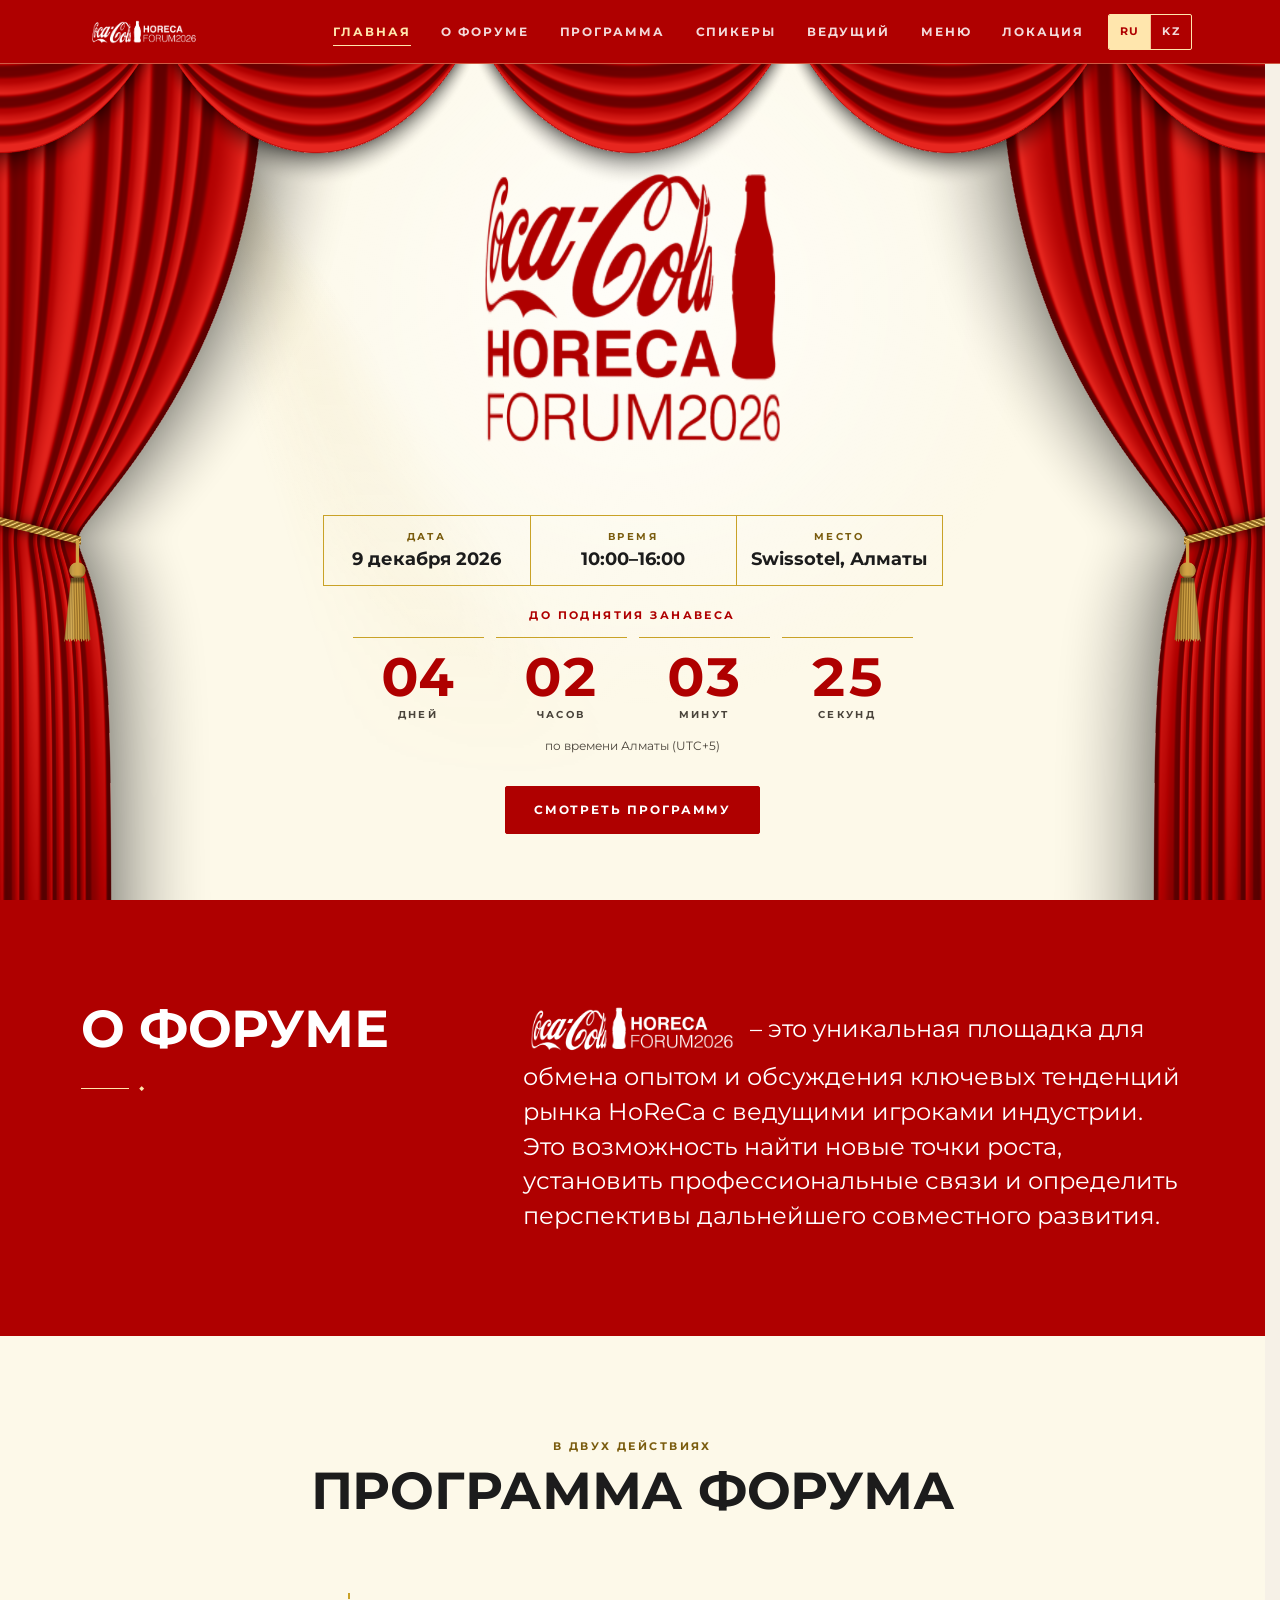
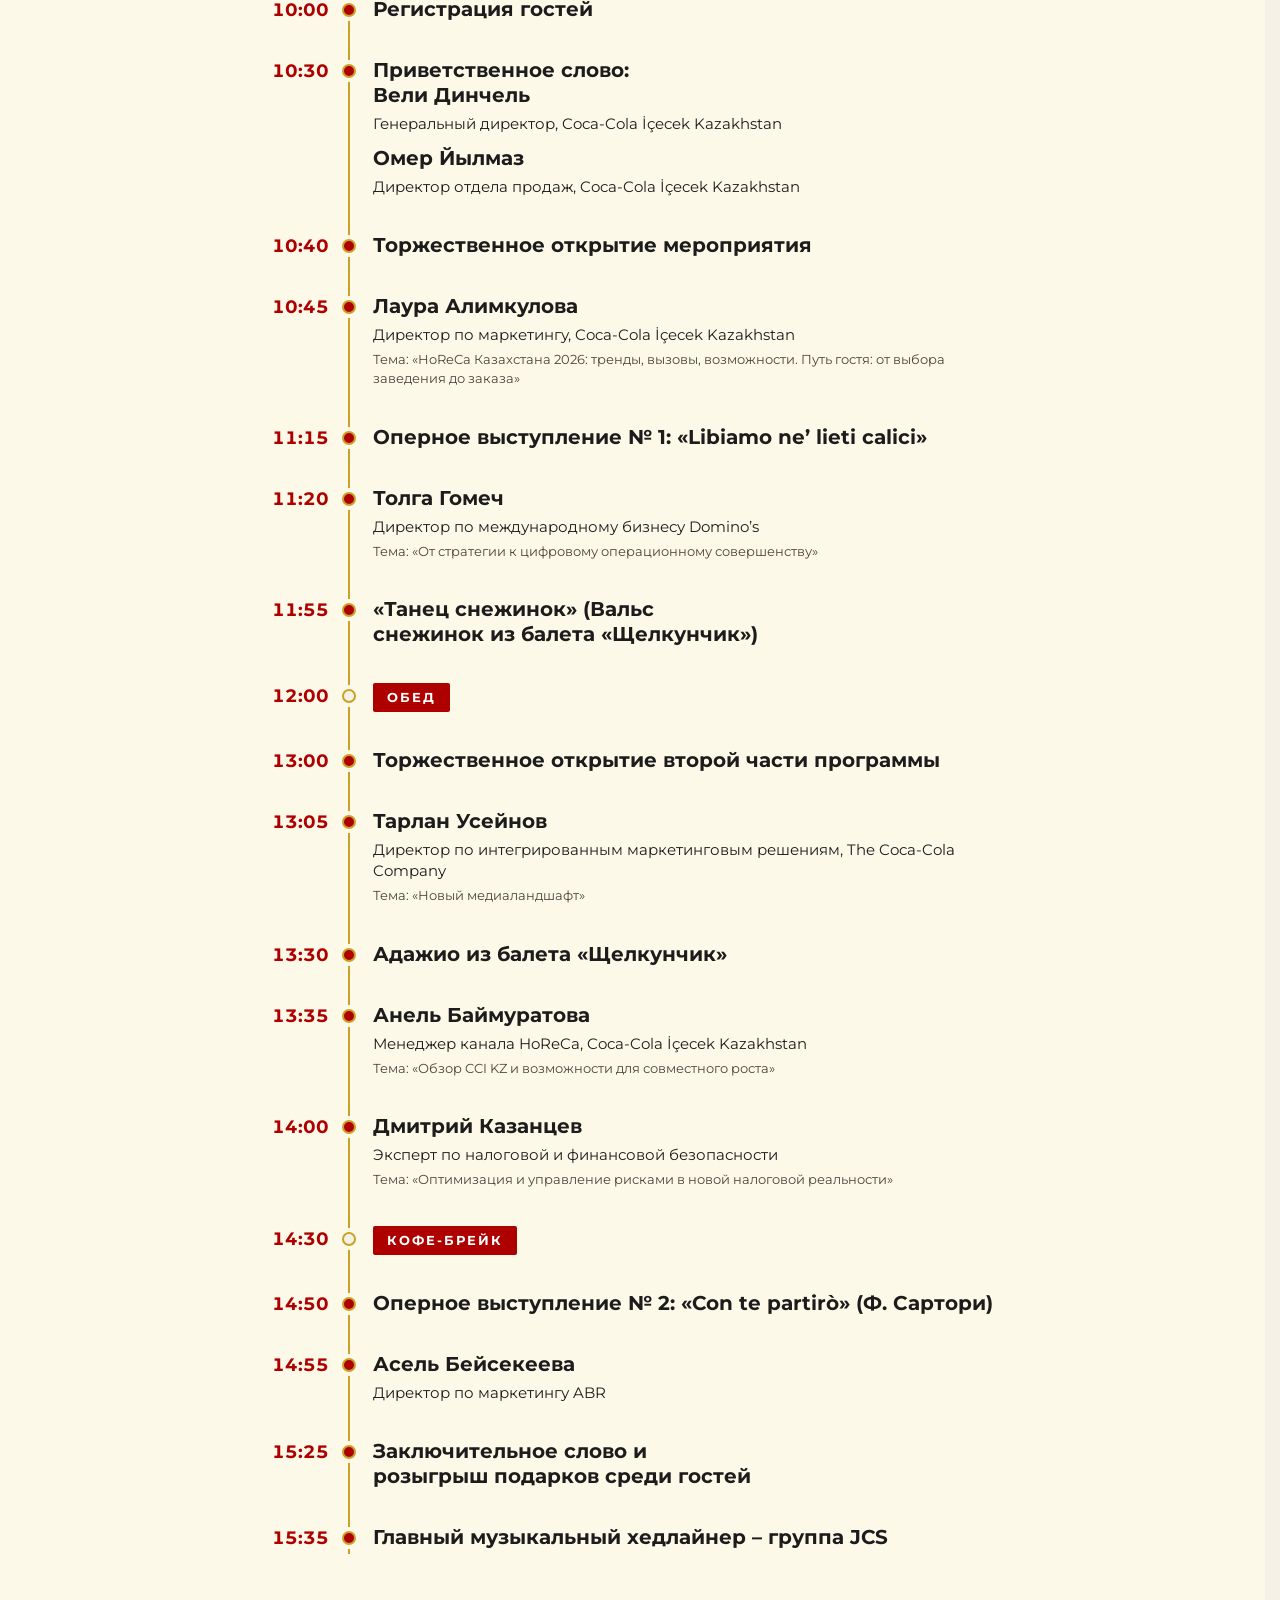
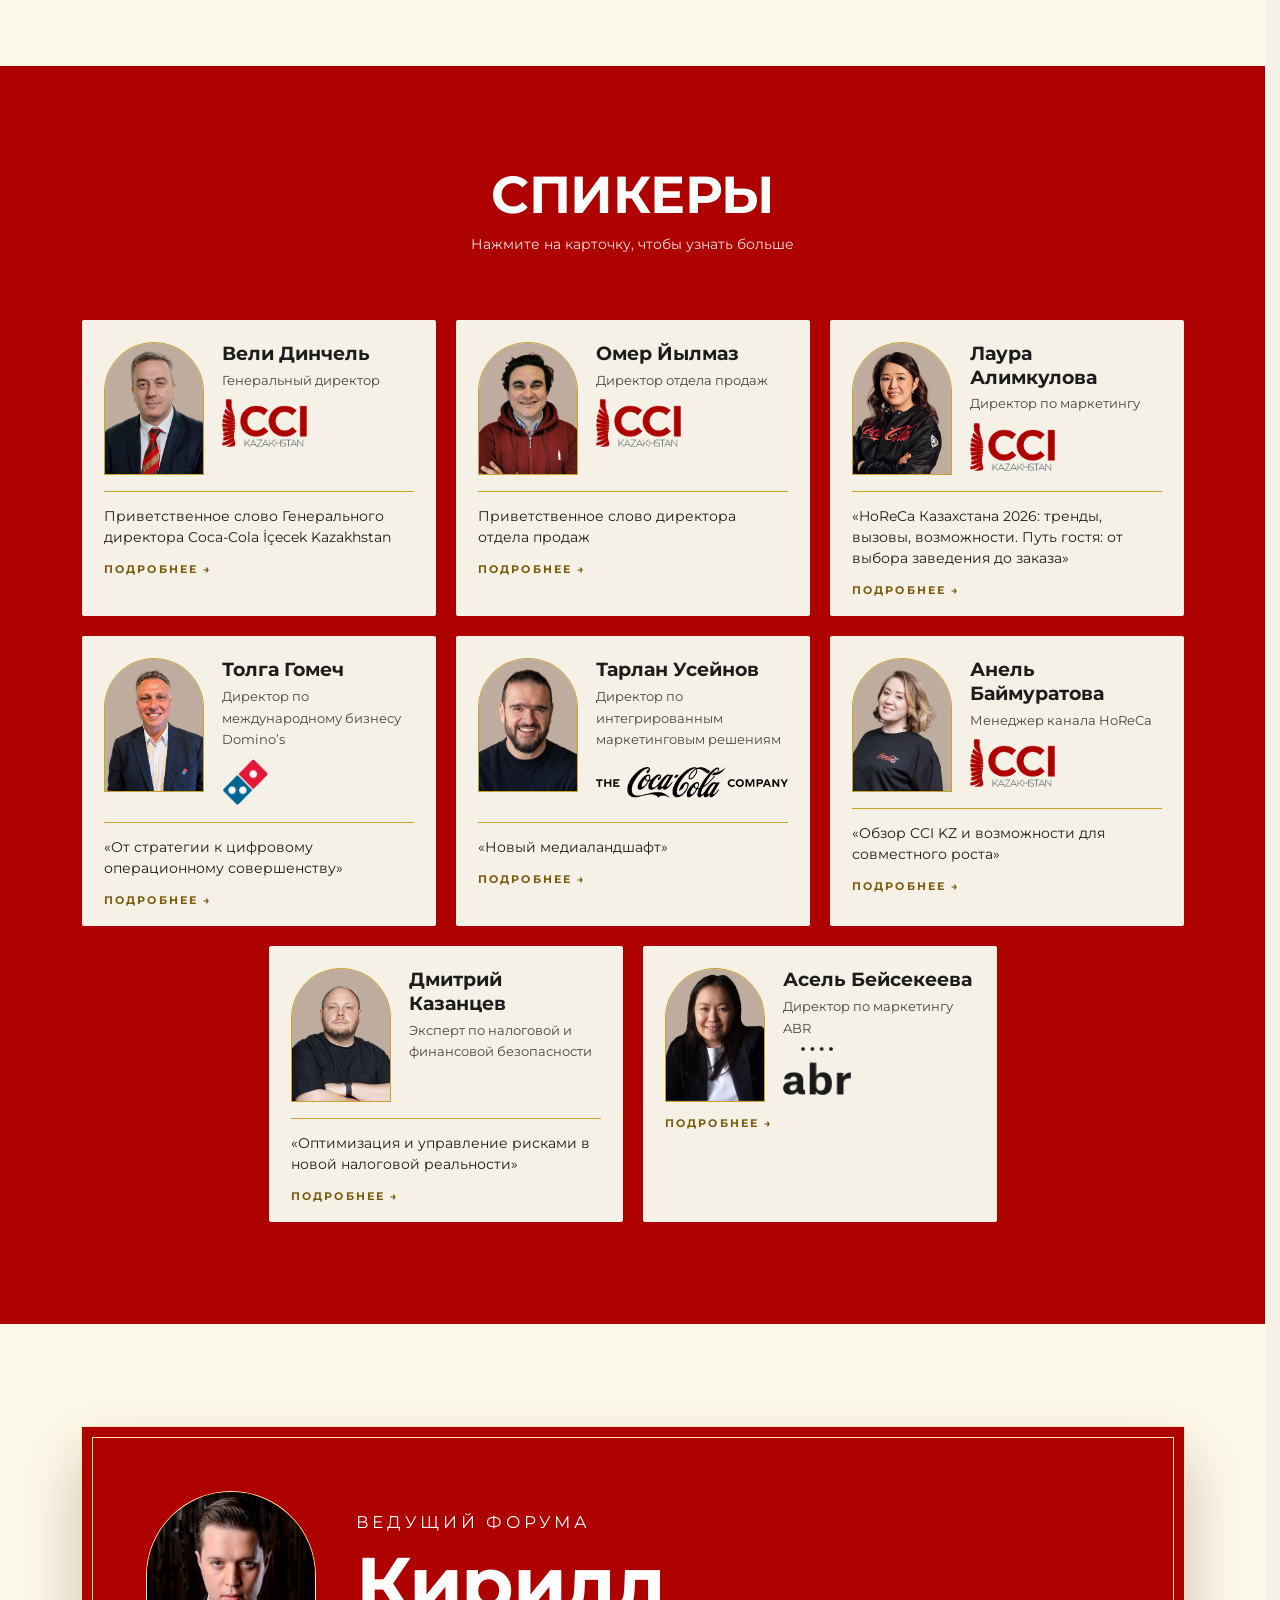
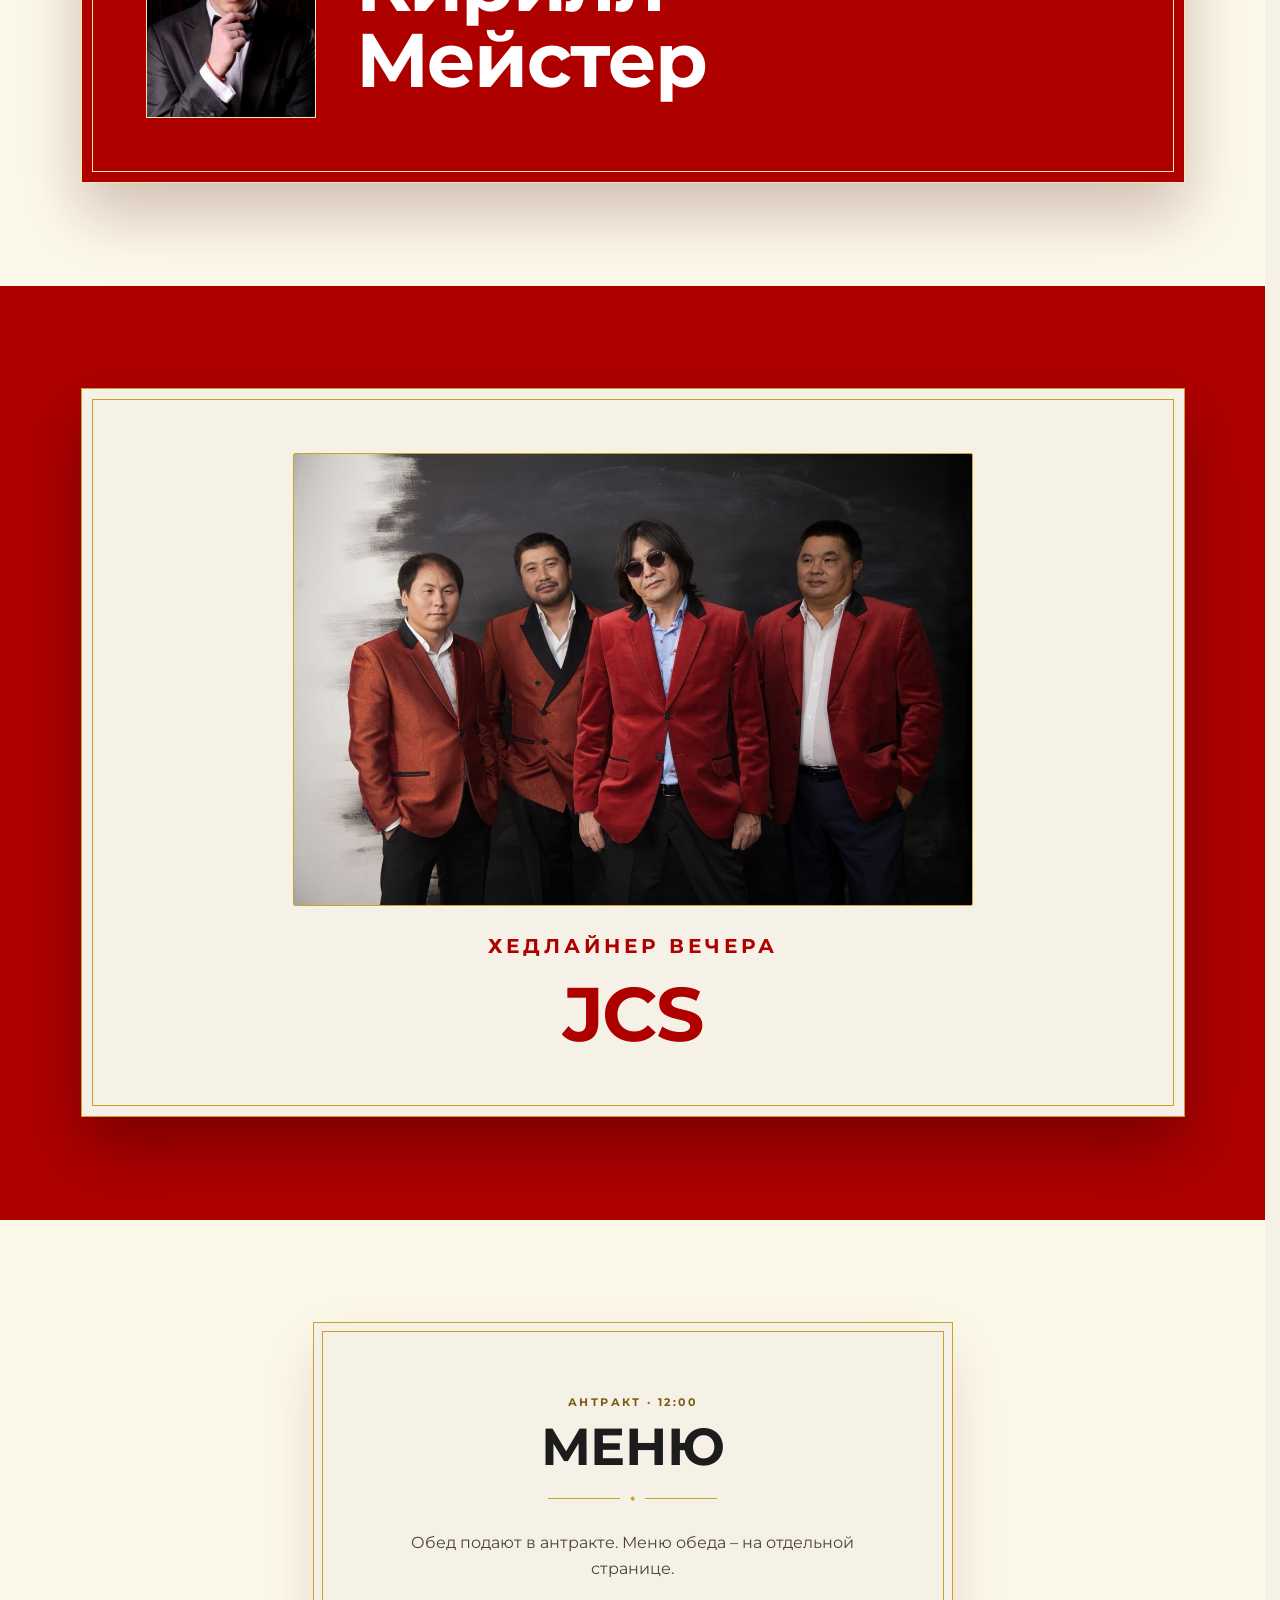
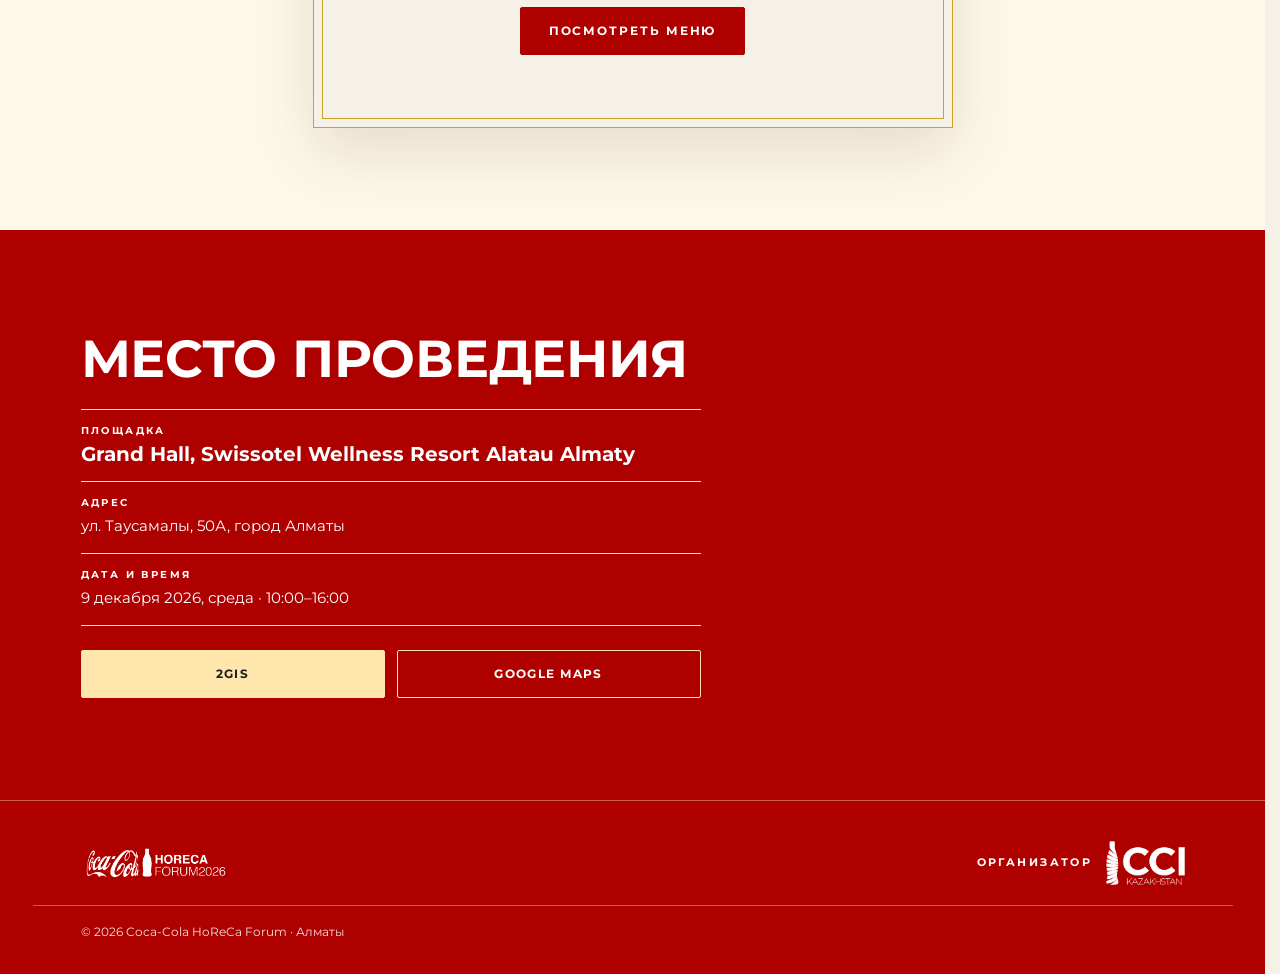
<file: index.html>
<!doctype html>
<html lang="ru">
<head>
  <meta charset="utf-8">
  <meta name="viewport" content="width=device-width, initial-scale=1, viewport-fit=cover">
  <title>Coca-Cola HoReCa Forum 2026</title>
  <meta name="description" content="Coca-Cola HoReCa Forum 2026: 9 декабря, Swissotel, Алматы. Программа, спикеры, ведущий, меню, маршрут.">
  <meta name="theme-color" content="#AF0000">
  <meta property="og:title" content="Coca-Cola HoReCa Forum 2026">
  <meta property="og:description" content="9 декабря 2026 · 10:00–16:00 · Swissotel, Алматы">
  <meta property="og:type" content="website">
  <link rel="icon" href="assets/logo/favicon.png" type="image/png">
  <link rel="apple-touch-icon" href="assets/logo/favicon.png">
  <link rel="preconnect" href="https://fonts.googleapis.com">
  <link rel="preconnect" href="https://fonts.gstatic.com" crossorigin>
  <link rel="stylesheet" href="https://fonts.googleapis.com/css2?family=Montserrat:wght@400;700&amp;display=swap">
  <link rel="stylesheet" href="css/style.css?v=20261128c">
</head>
<body>
<!--PAGE-START-->
  <script>document.documentElement.className += " js";</script>
  <!-- Занавес на открытии -->
  <div class="curtain" id="curtain" aria-hidden="true">
    <canvas class="curtain__canvas" id="curtainCanvas"></canvas>
  </div>

  <header class="nav" id="nav">
    <div class="nav__inner">
      <a class="nav__brand" href="#home" data-nav aria-label="Coca-Cola HoReCa Forum 2026 – на главную">
        <img src="assets/logo/horeca-forum-2026-white-h.png" alt="" width="1100" height="314">
      </a>
      <nav class="nav__list" id="navlist" aria-label="Разделы">
        <a href="#home" data-nav data-i18n>Главная</a>
        <a href="#about" data-nav data-i18n>О форуме</a>
        <a href="#program" data-nav data-i18n>Программа</a>
        <a href="#speakers" data-nav data-i18n>Спикеры</a>
        <a href="#host" data-nav data-i18n>Ведущий</a>
        <a href="#menu" data-nav data-i18n>Меню</a>
        <a href="#venue" data-nav data-i18n>Локация</a>
        <p class="nav__meta" id="navMeta"></p>
      </nav>
      <div class="lang" role="group" aria-label="Язык сайта / Сайт тілі"><button type="button" data-lang="ru">RU</button><button type="button" data-lang="kz">KZ</button></div>
      <button class="nav__burger" id="burger" aria-label="Открыть меню" aria-expanded="false" aria-controls="navlist">
        <span></span><span></span><span></span>
      </button>
    </div>
  </header>

  <main id="main">
    <!-- 1. Главная -->
    <section class="hero" id="home">
      <div class="wing wing--l" aria-hidden="true"></div>
      <div class="wing wing--r" aria-hidden="true"></div>
      <canvas class="hero__drapes" id="drapes" aria-hidden="true"></canvas>
      <div class="beam beam--l" aria-hidden="true"></div>
      <div class="beam beam--r" aria-hidden="true"></div>
      <div class="hero__spot" id="spot" aria-hidden="true"></div>
      <div class="hero__dust" id="dust" aria-hidden="true"></div>
      <div class="hero__inner">
        <p class="eyebrow eyebrow--gold reveal" data-field="season"></p>
        <!-- Логотип живёт на невидимом цилиндре: одна половина окружности – логотип форума, вторая – логотип CCI,
             цилиндр вращается по часовой стрелке. Рисует js/app.js (WebGL, запасной путь – полосы на CSS). -->
        <div class="logo3d" id="logo3d" role="img" aria-label="Coca-Cola HoReCa Forum 2026 и CCI Kazakhstan">
          <img class="logo3d__fallback" src="assets/logo/horeca-forum-2026-red.png" alt="" width="1200" height="1085">
          <span class="ring3d" aria-hidden="true">
            <span class="ring3d__tilt"><span class="ring3d__spin" id="ringSpin"></span></span>
          </span>
        </div>
        <h1 class="hero__title reveal" id="heroTitle"></h1>
        <dl class="facts reveal">
          <div class="facts__cell"><dt data-i18n>Дата</dt><dd data-field="dateText"></dd></div>
          <div class="facts__cell"><dt data-i18n>Время</dt><dd data-field="timeText"></dd></div>
          <div class="facts__cell"><dt data-i18n>Место</dt><dd data-field="venueShort"></dd></div>
        </dl>
        <div class="countdown reveal" id="countdown" aria-live="polite" aria-atomic="true">
          <p class="eyebrow countdown__eyebrow" id="countdownLabel" data-i18n>До поднятия занавеса</p>
          <div class="countdown__grid">
            <div class="countdown__cell"><b data-cd="d">00</b><span data-i18n>Дней</span></div>
            <div class="countdown__cell"><b data-cd="h">00</b><span data-i18n>Часов</span></div>
            <div class="countdown__cell"><b data-cd="m">00</b><span data-i18n>Минут</span></div>
            <div class="countdown__cell"><b data-cd="s">00</b><span data-i18n>Секунд</span></div>
          </div>
          <p class="countdown__note" id="countdownNote" data-i18n>по времени Алматы (UTC+5)</p>
        </div>
        <a class="btn btn--outline reveal" href="#program" data-nav data-i18n>Смотреть программу</a>
      </div>
    </section>

    <!-- 2. О форуме -->
    <section class="section section--red" id="about">
      <div class="container about">
        <div class="about__head reveal">
          <p class="eyebrow eyebrow--gold" id="aboutEyebrow"></p>
          <h2 class="h2 h2--light" data-i18n>О форуме</h2>
          <div class="divider divider--left" aria-hidden="true"><i></i><b>◆</b></div>
        </div>
        <div class="about__body reveal">
          <p class="lead" id="aboutLead"></p>
          <div class="about__text" id="aboutText"></div>
        </div>
        <ol class="pillars reveal reveal--stagger" id="pillars"></ol>
      </div>
    </section>

    <!-- 3. Программа -->
    <section class="section section--ivory" id="program">
      <div class="container container--narrow">
        <header class="section__head reveal">
          <p class="eyebrow eyebrow--text" id="programEyebrow"></p>
          <h2 class="h2" data-i18n>Программа форума</h2>
        </header>
        <ol class="timeline reveal reveal--stagger" id="timeline"></ol>
      </div>
    </section>

    <!-- 4. Спикеры -->
    <section class="section section--red" id="speakers">
      <div class="container">
        <header class="section__head reveal">
          <p class="eyebrow eyebrow--gold" id="speakersEyebrow"></p>
          <h2 class="h2 h2--light" data-i18n>Спикеры</h2>
          <p class="section__sub section__sub--light" id="speakersSub"></p>
        </header>
        <div class="speakers reveal reveal--stagger" id="speakersGrid"></div>
      </div>
    </section>

    <!-- 5. Ведущий -->
    <!-- Блоки остальных ведущих (#host2 …) добавляет js/app.js следом за этим -->
    <section class="section section--ivory" id="host">
      <div class="container">
        <article class="poster reveal"></article>
      </div>
    </section>

    <!-- 6. Меню -->
    <section class="section section--red" id="menu">
      <div class="container container--menu">
        <article class="menucard menucard--teaser reveal">
          <header class="section__head">
            <p class="eyebrow eyebrow--text" id="menuEyebrow"></p>
            <h2 class="h2" data-i18n>Меню</h2>
            <div class="divider divider--center" aria-hidden="true"><i></i><b>◆</b><i></i></div>
          </header>
          <p class="menucard__teaser" id="menuTeaser"></p>
          <a class="btn btn--dark" href="menu.html" data-i18n>Посмотреть меню</a>
        </article>
      </div>
    </section>

    <!-- 7. Место проведения -->
    <section class="section section--ivory" id="venue">
      <div class="container venue">
        <div class="venue__info reveal">
          <p class="eyebrow eyebrow--text" id="venueEyebrow"></p>
          <h2 class="h2 h2--left" data-i18n>Место проведения</h2>
          <dl class="venue__rows">
            <div><dt data-i18n>Площадка</dt><dd class="venue__name" data-field="venue.name"></dd></div>
            <div><dt data-i18n>Адрес</dt><dd data-field="venue.address"></dd></div>
            <div><dt data-i18n>Дата и время</dt><dd><span data-field="dateLong"></span> · <span data-field="timeText"></span></dd></div>
          </dl>
          <div class="venue__actions">
            <a class="btn btn--gold" id="route2gis" href="#" target="_blank" rel="noopener">2GIS</a>
            <a class="btn btn--outline" id="routeGoogle" href="#" target="_blank" rel="noopener">Google Maps</a>
          </div>
        </div>
        <div class="venue__how reveal" id="venueHow" hidden>
          <p class="eyebrow eyebrow--text">Как добраться</p>
          <button class="scheme__open" id="schemeOpen" type="button" aria-label="Открыть изображение «Как добраться» крупнее">
            <img id="schemeImg" alt="Как добраться до площадки форума" loading="lazy">
            <span class="scheme__zoom">Открыть крупнее</span>
          </button>
          <p class="scheme__caption" id="schemeCaption"></p>
        </div>
      </div>
    </section>
  </main>

  <footer class="footer">
    <div class="container footer__inner">
      <img class="footer__logo" src="assets/logo/horeca-forum-2026-white-h.png" alt="Coca-Cola HoReCa Forum 2026" width="1100" height="314" loading="lazy">
      <div class="footer__org">
        <span class="eyebrow eyebrow--gold" id="orgLabel"></span>
        <img class="footer__cci" src="assets/logo/cci-white.png" alt="CCI Kazakhstan" width="900" height="506" loading="lazy">
      </div>
    </div>
    <div class="container"><p class="footer__copy" id="copyright"></p></div>
  </footer>

  <!-- Модалка спикера -->
  <div class="modal" id="modal" role="dialog" aria-modal="true" aria-labelledby="modalName" hidden>
    <div class="modal__backdrop" data-close></div>
    <div class="modal__card" role="document">
      <button class="modal__close" data-close aria-label="Закрыть">×</button>
      <div class="modal__photo" id="modalPhoto"></div>
      <div class="modal__body">
        <p class="eyebrow eyebrow--text" data-i18n>Спикер</p>
        <h3 class="modal__name" id="modalName"></h3>
        <p class="modal__role" id="modalRole"></p>
        <p class="eyebrow eyebrow--company" id="modalCompany"></p>
        <hr class="rule" id="modalRule1">
        <p class="eyebrow eyebrow--red" id="modalTopicLabel" data-i18n>Тема выступления</p>
        <p class="modal__topic" id="modalTopic"></p>
        <p class="eyebrow eyebrow--muted" id="modalWhen"></p>
        <hr class="rule" id="modalRule2">
        <p class="modal__bio" id="modalBio"></p>
      </div>
    </div>
  </div>
  <div class="lightbox" id="lightbox" role="dialog" aria-modal="true" aria-label="Как добраться" hidden>
    <button class="modal__close lightbox__close" id="lightboxClose" aria-label="Закрыть">×</button>
    <img id="lightboxImg" alt="Как добраться до площадки форума">
  </div>
<!--PAGE-END-->
  <script src="data/event.js?v=20261128c"></script>
  <script src="data/event.kz.js?v=20261128c"></script>
  <script src="js/lang.js?v=20261128c"></script>
  <script src="js/app.js?v=20261128c"></script>
</body>
</html>
</file>
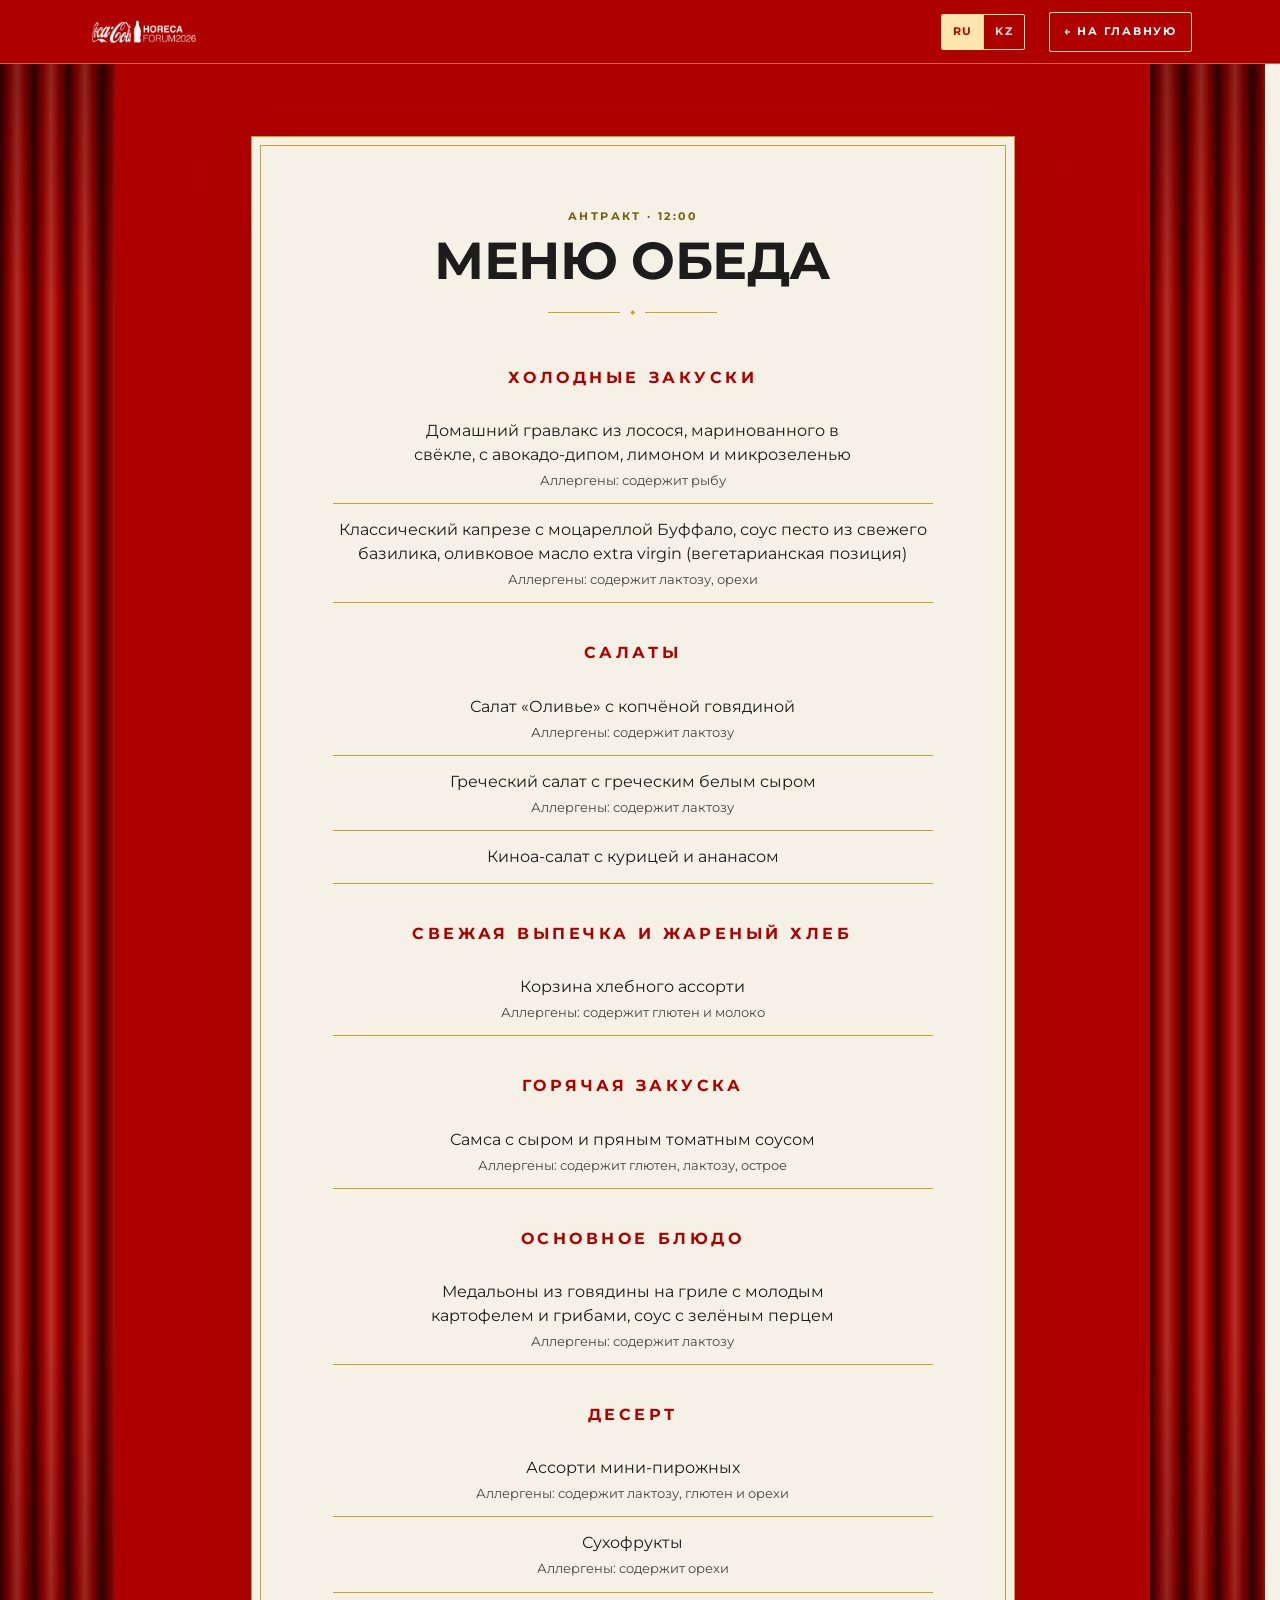
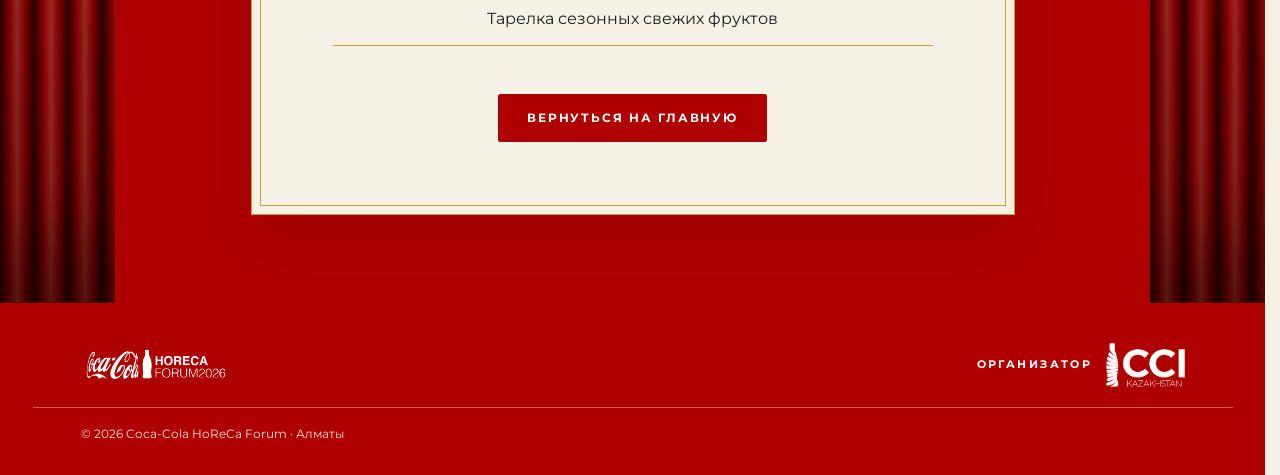
<file: menu.html>
<!doctype html>
<html lang="ru">
<head>
  <meta charset="utf-8">
  <meta name="viewport" content="width=device-width, initial-scale=1, viewport-fit=cover">
  <title>Меню обеда · Coca-Cola HoReCa Forum 2026</title>
  <meta name="description" content="Меню обеда Coca-Cola HoReCa Forum 2026: 9 декабря, Swissotel, Алматы.">
  <meta name="theme-color" content="#AF0000">
  <link rel="icon" href="assets/logo/favicon.png" type="image/png">
  <link rel="preconnect" href="https://fonts.googleapis.com">
  <link rel="preconnect" href="https://fonts.gstatic.com" crossorigin>
  <link rel="stylesheet" href="https://fonts.googleapis.com/css2?family=Montserrat:wght@400;700&amp;display=swap">
  <link rel="stylesheet" href="css/style.css?v=20261128c">
</head>
<body>
<!--MENU-START-->
  <header class="nav">
    <div class="nav__inner">
      <a class="nav__brand" href="index.html" aria-label="Coca-Cola HoReCa Forum 2026 – на главную">
        <img src="assets/logo/horeca-forum-2026-white-h.png" alt="" width="1100" height="314">
      </a>
      <div class="lang" role="group" aria-label="Язык сайта / Сайт тілі"><button type="button" data-lang="ru">RU</button><button type="button" data-lang="kz">KZ</button></div>
      <a class="nav__back" href="index.html#menu" data-i18n>← На главную</a>
    </div>
  </header>

  <main class="menupage">
    <div class="wing wing--l" aria-hidden="true"></div>
    <div class="wing wing--r" aria-hidden="true"></div>
    <div class="container">
      <article class="menucard">
        <header class="section__head">
          <p class="eyebrow eyebrow--text" id="menuEyebrow"></p>
          <h1 id="menuTitle">Меню обеда</h1>
          <div class="divider divider--center" aria-hidden="true"><i></i><b>◆</b><i></i></div>
        </header>
        <div class="menulist" id="menuList"></div>
        <div class="menupage__back"><a class="btn btn--dark" href="index.html#menu" data-i18n>Вернуться на главную</a></div>
      </article>
    </div>
  </main>

  <footer class="footer">
    <div class="container footer__inner">
      <img class="footer__logo" src="assets/logo/horeca-forum-2026-white-h.png" alt="Coca-Cola HoReCa Forum 2026" width="1100" height="314" loading="lazy">
      <div class="footer__org">
        <span class="eyebrow eyebrow--gold" id="orgLabel"></span>
        <img class="footer__cci" src="assets/logo/cci-white.png" alt="CCI Kazakhstan" width="900" height="506" loading="lazy">
      </div>
    </div>
    <div class="container"><p class="footer__copy" id="copyright"></p></div>
  </footer>
<!--MENU-END-->
  <script src="data/event.js?v=20261128c"></script>
  <script src="data/event.kz.js?v=20261128c"></script>
  <script src="js/lang.js?v=20261128c"></script>
  <script src="js/menu.js?v=20261128c"></script>
</body>
</html>
</file>
<file: css/style.css>
/* Coca-Cola HoReCa Forum 2026 – стили.
   Шрифт: Montserrat на всём сайте (решение заказчика 24.11), начертания 400 и 700, подключается с Google Fonts в index.html и menu.html.
   Прежняя Helvetica от организаторов лежит в assets/fonts и не используется.
   woff2 для современных браузеров, woff – запасной формат. Если файл шрифта у гостя не загрузится, Windows подставит Arial, а macOS/iOS – системную Helvetica.
   Начертаний два, поэтому жирность только 400 и 700. Заголовок целиком одной жирности.
   Цвет (комментарий клиента 18.11): красный вместо бордо (с 24.11 – единый #AF0000); айвори для текстовых блоков, золото – тонкие линии.
   На красном мелкий текст белый (золотой на ярком красном плохо читается), светлое золото – для линий и крупных цифр. */
:root {
  /* Красный на сайте один: #AF0000 (решение заказчика 24.11). Имена переменных прежние, значение общее. */
  --red: #AF0000; --red-deep: #AF0000; --red-dark: #AF0000; --red-text: #AF0000;
  --gold: #C9A227; --gold-light: #FFE6AD; --gold-text: #7A5C0E;
  --ivory: #F6F1E7; --ivory-deep: #EDE5D4;
  /* фоны блоков чередуются (решение заказчика 24.11): слоновая кость – тёмно-красный – слоновая кость … */
  --cream: #FDF9E9; --red-block: #AF0000;
  --ink: #1C1C1C; --ink-muted: #4A443B;
  --font-display: 'Montserrat', 'Helvetica Neue', Helvetica, Arial, sans-serif;
  --font-text: 'Montserrat', 'Helvetica Neue', Helvetica, Arial, sans-serif;
  --container: 1200px; --gutter: clamp(16px, 4vw, 48px); --section-y: clamp(56px, 8vw, 112px);
  --nav-h: 64px; --radius: 2px; --radius-arch: 999px 999px 2px 2px; --line-gold: 1px solid var(--gold);
  --ease-curtain: cubic-bezier(.7, 0, .2, 1); --ease: cubic-bezier(.22, .61, .36, 1); --dur-curtain: 1.4s; --dur-hover: .2s;
  color-scheme: light;
}
/* На красных поверхностях линии светло-золотые; на айвори-карточках внутри них – обычное золото. */
.nav, .section--red, .poster, .menupage, .footer { --gold: var(--gold-light); --line-gold: 1px solid var(--gold-light); }
.speaker, .menucard, .modal__card, .venue__map, .scheme__open { --gold: #C9A227; --line-gold: 1px solid #C9A227; }
*, *::before, *::after { box-sizing: border-box; }
html { scroll-behavior: smooth; -webkit-text-size-adjust: 100%; scrollbar-gutter: stable; }   /* место под полосу прокрутки занято всегда: страница не дёргается, когда вступление запирает прокрутку */
body { margin: 0; font-family: var(--font-text); font-size: 16px; line-height: 1.65; color: var(--ink); background: var(--ivory); overflow-x: hidden; -webkit-font-smoothing: antialiased; }
html.curtain-closed, body.modal-open, body.nav-open { overflow: hidden; }
button, input, select, textarea { font-family: inherit; }
img { max-width: 100%; height: auto; display: block; }
[hidden] { display: none !important; }
a { color: inherit; }
h1, h2, h3 { font-family: var(--font-display); font-weight: 700; line-height: 1.1; margin: 0; text-wrap: balance; }
p { margin: 0; }
ol, ul, dl, dd { margin: 0; padding: 0; list-style: none; }
section[id] { scroll-margin-top: var(--nav-h); }
:focus-visible { outline: 2px solid var(--gold); outline-offset: 3px; }

.container { width: 100%; max-width: var(--container); margin: 0 auto; padding-left: max(var(--gutter), env(safe-area-inset-left, 0px)); padding-right: max(var(--gutter), env(safe-area-inset-right, 0px)); }
.container--narrow { max-width: 860px; }
.container--menu { max-width: 980px; }

/* ===== Типографика ===== */
.eyebrow { font-family: var(--font-text); font-weight: 700; font-size: 11px; letter-spacing: .22em; text-transform: uppercase; line-height: 1.4; }
.eyebrow--gold { color: #fff; }
.eyebrow--text { color: var(--gold-text); }
.eyebrow--red { color: var(--red-text); }
.eyebrow--muted { color: var(--ink-muted); letter-spacing: .18em; }
.eyebrow--company { color: var(--gold-text); font-size: 10.5px; letter-spacing: .16em; }
.eyebrow--badge { display: inline-block; background: var(--red); color: #fff; padding: 3px 8px; border-radius: var(--radius); font-size: 10px; }
.h2 { font-size: clamp(30px, 4.4vw, 52px); font-weight: 700; letter-spacing: -.005em; line-height: 1.05; text-transform: uppercase; color: var(--ink); text-align: center; }
.h2--light { color: #fff; }
.h2--left { text-align: left; }
.h3 { font-size: clamp(17px, 1.9vw, 21px); font-weight: 700; line-height: 1.25; color: var(--ink); }
.lead strong { color: var(--red-text); font-weight: inherit; }
.lead { font-family: var(--font-display); font-size: clamp(19px, 2.1vw, 24px); line-height: 1.45; font-weight: 400; color: var(--ink); }
.rule { border: 0; border-top: var(--line-gold); margin: 0; }
.section__head { text-align: center; display: grid; gap: 10px; justify-items: center; margin-bottom: clamp(36px, 5vw, 64px); }
.section__sub { color: var(--ink-muted); font-size: 14px; }
.section__sub--light { color: rgba(255,255,255,.88); }

/* Разделитель с ромбом: линии растут из центра при появлении */
.divider { display: flex; align-items: center; gap: 10px; color: var(--gold); font-size: 9px; }
.divider i { flex: none; width: 72px; height: 1px; background: var(--gold); transform-origin: right; transform: scaleX(1); transition: transform 1s var(--ease) .3s; }
.divider i + b + i, .divider b + i { transform-origin: left; }
.divider--left { margin-top: 14px; }
.divider--left i { width: 48px; }
/* ширина задана явно: Safari считал блок без линий (по flex-basis), и ромб с линиями уезжал вправо от центра */
.divider--center { margin: 6px auto 0; width: 171px; max-width: 100%; justify-content: center; }
.js .reveal .divider i, .js .divider.reveal i { transform: scaleX(0); }
.js .reveal.in .divider i, .js .divider.reveal.in i { transform: scaleX(1); }

/* ===== Кнопки ===== */
.btn { display: inline-flex; align-items: center; justify-content: center; min-height: 48px; padding: 0 28px; font: 700 12px/1 var(--font-text); letter-spacing: .16em; text-transform: uppercase; text-decoration: none; border: 1px solid var(--gold); border-radius: var(--radius); transition: background var(--dur-hover), color var(--dur-hover), transform var(--dur-hover), box-shadow var(--dur-hover); position: relative; overflow: hidden; }
.btn::after { content: ""; position: absolute; inset: 0; background: linear-gradient(120deg, transparent 30%, rgba(255,255,255,.28) 50%, transparent 70%); transform: translateX(-120%); transition: transform .6s var(--ease); }
.btn:hover::after { transform: translateX(120%); }
.btn--gold { background: var(--gold-light); color: var(--ink); }
.btn--gold:hover { background: #fff; }
.btn--outline { color: #fff; background: transparent; }
.btn--outline:hover { background: rgba(255,255,255,.14); }
.btn:active { transform: translateY(1px); }

/* ===== Занавес: бархатные шторы рисуются на canvas (js/app.js), как на приглашении форума: драпировка сверху, подхват шнуром с кистью ===== */
.curtain { position: fixed; inset: 0; z-index: 200; pointer-events: none; overflow: hidden; display: none; transition: opacity .6s ease; }
.js .curtain { display: block; }
.curtain.is-fading { opacity: 0; }
.curtain.is-hidden { display: none; }
.curtain__canvas { position: absolute; inset: 0; width: 100%; height: 100%; display: block;
  background: repeating-linear-gradient(90deg, #3d0000 0, #AF0000 2.6%, #d2372d 4.6%, #AF0000 6.6%, #3d0000 9.2%); }
.curtain.is-drawn .curtain__canvas { background: none; }

/* ===== Навигация ===== */
.nav { position: fixed; top: env(safe-area-inset-top, 0px); left: 0; right: 0; z-index: 100; height: var(--nav-h); background: var(--red-deep); border-bottom: 1px solid rgba(255,230,173,.4); color: #fff; transition: box-shadow .3s; }
body::before { content: ""; position: fixed; inset: 0 0 auto; height: env(safe-area-inset-top, 0px); z-index: 101; background: var(--red-deep); }
.nav.is-scrolled { box-shadow: 0 10px 30px rgba(0,0,0,.35); }
.nav__inner { max-width: var(--container); margin: 0 auto; height: 100%; display: flex; align-items: center; justify-content: space-between; gap: 24px; padding-left: max(var(--gutter), env(safe-area-inset-left, 0px)); padding-right: max(var(--gutter), env(safe-area-inset-right, 0px)); }
.nav__brand { display: flex; align-items: center; height: 100%; }
.nav__brand img { height: 32px; width: auto; }
.nav__list { display: flex; align-items: center; gap: clamp(16px, 2.4vw, 32px); }
.nav__list a { font: 700 12px/1 var(--font-text); letter-spacing: .16em; text-transform: uppercase; text-decoration: none; color: #fff; opacity: .85; padding: 8px 0; position: relative; transition: opacity var(--dur-hover); }
.nav__list a::after { content: ""; position: absolute; left: 0; right: 0; bottom: 0; height: 1px; background: var(--gold); transform: scaleX(0); transform-origin: left; transition: transform .3s var(--ease); }
.nav__list a:hover, .nav__list a.is-active { opacity: 1; color: var(--gold-light); }
.nav__list a:hover::after, .nav__list a.is-active::after { transform: scaleX(1); }
.nav__meta { display: none; }
/* Переключатель языка RU / KZ */
.nav__list { margin-left: auto; }
.lang { display: inline-flex; flex: none; border: 1px solid var(--gold); border-radius: var(--radius); overflow: hidden; }
.lang button { font: 700 11px/1 var(--font-text); letter-spacing: .12em; color: #fff; background: transparent; border: 0; padding: 0 11px; min-height: 34px; cursor: pointer; opacity: .85; transition: background var(--dur-hover), opacity var(--dur-hover); }
.lang button + button { border-left: 1px solid var(--gold); }
.lang button:hover { opacity: 1; background: rgba(255,255,255,.14); }
.lang button.is-active { background: var(--gold-light); color: var(--red-deep); opacity: 1; cursor: default; }
.nav__brand { flex: none; }
@media (min-width: 1121px) {
  .nav__list a { white-space: nowrap; }
  html[lang="kk"] .nav__list { gap: clamp(12px, 1.5vw, 22px); }          /* казахские названия разделов длиннее русских */
  html[lang="kk"] .nav__list a { letter-spacing: .12em; }
}
@media (max-width: 1120px) { .lang { margin-left: auto; } .lang button { min-height: 40px; padding: 0 12px; } .nav__inner { gap: 12px; } }
@media (max-width: 480px) {     /* страница меню на телефоне: логотип, переключатель и «На главную» в одну строку */
  .nav__back { padding: 0 10px; letter-spacing: .06em; }
  .nav__brand + .lang button { padding: 0 9px; }
  .nav__inner:has(.nav__back) .nav__brand img { height: 28px; }
}
@media (max-width: 359px) { .nav__back { font-size: 10px; padding: 0 8px; letter-spacing: .02em; } .nav__inner:has(.nav__back) .nav__brand img { height: 22px; } .nav__inner:has(.nav__back) { gap: 8px; } }
.nav__brand + .lang { margin-left: auto; }     /* страница меню: переключатель и «На главную» прижаты вправо */
.nav__burger { display: none; width: 44px; height: 44px; border: 1px solid var(--gold); background: transparent; border-radius: var(--radius); cursor: pointer; flex-direction: column; justify-content: center; align-items: center; gap: 5px; padding: 0; }
.nav__burger span { display: block; width: 18px; height: 2px; background: var(--gold-light); transition: transform .3s var(--ease), opacity .2s; }
@media (max-width: 1120px) {
  .nav__burger { display: flex; }
  .nav__list { position: fixed; top: calc(var(--nav-h) + env(safe-area-inset-top, 0px)); left: 0; right: 0; bottom: 0; flex-direction: column; align-items: stretch; gap: 0; background: var(--red-deep); padding: 8px max(var(--gutter), env(safe-area-inset-left, 0px)) 32px; overflow: auto;
    transform: translateY(-12px); opacity: 0; visibility: hidden; transition: transform .35s var(--ease), opacity .3s, visibility .35s; }
  .nav__list a { font: 700 24px/1.1 var(--font-display); letter-spacing: .01em; padding: 20px 0; border-bottom: 1px solid rgba(255,230,173,.4); opacity: 1; transform: translateY(10px); transition: transform .5s var(--ease), color .2s; }
  .nav__list a::after { display: none; }
  .nav.is-open .nav__list a { transform: none; }
  .nav.is-open .nav__list a:nth-child(2) { transition-delay: .04s; } .nav.is-open .nav__list a:nth-child(3) { transition-delay: .08s; } .nav.is-open .nav__list a:nth-child(4) { transition-delay: .12s; } .nav.is-open .nav__list a:nth-child(5) { transition-delay: .16s; } .nav.is-open .nav__list a:nth-child(6) { transition-delay: .2s; } .nav.is-open .nav__list a:nth-child(7) { transition-delay: .24s; }
  .nav__meta { display: block; margin-top: 28px; font: 700 11px/1.6 var(--font-text); letter-spacing: .2em; text-transform: uppercase; color: var(--gold-light); }
  .nav.is-open .nav__list { transform: none; opacity: 1; visibility: visible; }
  .nav.is-open .nav__burger span:nth-child(1) { transform: translateY(7px) rotate(45deg); }
  .nav.is-open .nav__burger span:nth-child(2) { opacity: 0; }
  .nav.is-open .nav__burger span:nth-child(3) { transform: translateY(-7px) rotate(-45deg); }
}

/* ===== Hero ===== */
.hero { --hero-bg: #FDF9E9; position: relative; min-height: 100svh; display: grid; place-items: center; text-align: center; color: var(--ink); overflow: hidden; isolation: isolate;
  padding: calc(var(--nav-h) + env(safe-area-inset-top, 0px) + 56px) max(var(--gutter), env(safe-area-inset-left, 0px)) 64px max(var(--gutter), env(safe-area-inset-right, 0px));
  background: var(--hero-bg); }   /* слоновая кость RGB 253-249-233 – цвет, который задал заказчик */
/* прожектор за курсором: готовый круг, двигается только transform (без перерисовки) */
.hero__spot { position: absolute; left: 0; top: 0; width: 840px; height: 840px; margin: -420px 0 0 -420px; border-radius: 50%; z-index: 0; pointer-events: none; opacity: 0; transition: opacity 1.2s; background: radial-gradient(circle, rgba(255,255,255,.75), rgba(255,255,255,0) 68%); transform: translate3d(50vw, 300px, 0); }
.stage-lit .hero__spot { opacity: 1; }
/* золотые рамки сцены */
.hero::after { content: ""; position: absolute; inset: 0 clamp(16px, 9vw, 150px); border-left: 1px solid rgba(255,230,173,.5); border-right: 1px solid rgba(255,230,173,.5); pointer-events: none; z-index: 0; }
.hero__dust { position: absolute; inset: 0; z-index: 1; pointer-events: none; overflow: hidden; }
.mote { position: absolute; left: var(--x); top: var(--y); width: var(--s); height: var(--s); border-radius: 50%; background: #C9A227; opacity: 0; animation: mote var(--d) linear var(--delay) infinite; }
@keyframes mote { 0% { opacity: 0; transform: translate3d(0, 0, 0); } 18% { opacity: var(--o); } 82% { opacity: var(--o); } 100% { opacity: 0; transform: translate3d(var(--dx), var(--dy), 0); } }
/* лучи софитов: мягкий конус рисуется один раз коническим градиентом и стоит неподвижно (постоянное движение заставляло пересобирать кадр 60 раз в секунду) */
.beam { position: absolute; inset: 0; z-index: 0; pointer-events: none; opacity: 0; transition: opacity 1.6s ease .3s; transform-origin: 9% -6%;
  background: conic-gradient(from 146deg at 9% -6%, rgba(201,162,39,0) 0deg, rgba(201,162,39,.10) 6deg, rgba(201,162,39,.10) 9deg, rgba(201,162,39,0) 17deg, rgba(201,162,39,0) 360deg);
  -webkit-mask-image: linear-gradient(180deg, #000 0%, rgba(0,0,0,.55) 50%, transparent 86%); mask-image: linear-gradient(180deg, #000 0%, rgba(0,0,0,.55) 50%, transparent 86%);
  transform: rotate(1deg); }
.beam--r { transform: scaleX(-1) rotate(1deg); }
.stage-lit .beam { opacity: 1; }
/* первый экран ушёл из вида или вкладка скрыта: фоновые анимации стоят */
.hero.is-away .mote { animation-play-state: paused; }
.wing { position: absolute; top: 0; bottom: 0; width: clamp(16px, 9vw, 150px); z-index: 2; pointer-events: none;
  background: linear-gradient(180deg, rgba(0,0,0,.3), rgba(0,0,0,0) 16%, rgba(0,0,0,0) 70%, rgba(0,0,0,.35)), repeating-linear-gradient(90deg, #3d0000 0, #AF0000 9px, #d2372d 17px, #AF0000 25px, #3d0000 34px);
  box-shadow: inset 0 -60px 100px rgba(0,0,0,.4); }
.wing--l { left: 0; }
/* на телефоне кулис по бокам нет: экран узкий, после раскрытия занавеса сцена открыта целиком */
@media (max-width: 880px) { .wing, .hero::after { display: none; } }
.wing--r { right: 0; }
/* неподвижные бархатные шторы первого экрана (рисует js/app.js). Когда они есть, плоские кулисы и золотые линии рамы не нужны */
.hero__drapes { position: absolute; inset: 0; width: 100%; height: 100%; z-index: 2; pointer-events: none; display: none; }
.has-drapes .hero__drapes { display: block; }
.has-drapes .hero .wing, .has-drapes .hero::after { display: none; }
/* на узком экране шторы висят в полях страницы, поэтому поля первого экрана шире обычных: карточки и отсчёт не заходят на ткань */
@media (max-width: 880px) { .has-drapes .hero { padding-left: max(32px, env(safe-area-inset-left, 0px)); padding-right: max(32px, env(safe-area-inset-right, 0px)); } }
.hero__inner { position: relative; z-index: 3; display: grid; justify-items: center; gap: 22px; width: 100%; max-width: 760px; }
/* Логотип. Класс is-final ставит js, когда цилиндр готов. */
/* --lw – ширина логотипа на поверхности цилиндра, --rk – радиус цилиндра в долях этой ширины.
   Чем меньше --rk, тем большую часть окружности занимает логотип (при .4 – около 143° из 180°) и тем меньше разрыв между логотипами.
   Цилиндр невидим: есть только логотипы, изогнутые по его поверхности. */
.logo3d { --lw: min(76vw, 410px); --rk: .4; --R: calc(var(--lw) * var(--rk)); --n: 18; --arc: calc(var(--R) * 3.14159); --w: calc(var(--arc) / var(--n)); --H: calc(var(--lw) / 1.106);
  position: relative; z-index: 2; display: block; width: var(--lw); aspect-ratio: 1200 / 1085; max-width: 100%; }
.logo3d__fallback { position: absolute; inset: 0; width: 100%; height: 100%; }
.js .logo3d__fallback { display: none; }
/* Цилиндр: 36 узких прозрачных полос стоят по окружности радиуса --R, каждая показывает свой кусок логотипа.
   Ось отодвинута назад на --R, поэтому обращённая к зрителю часть логотипа имеет натуральный размер. */
.ring3d { position: absolute; inset: 0; display: block; perspective: 1600px; opacity: 0; transition: opacity .5s ease; pointer-events: none; }
.logo3d.is-final .ring3d { opacity: 1; }
.ring3d.is-gl { perspective: none; }
.ring3d canvas { position: absolute; inset: 0; width: 100%; height: 100%; display: block; }
.ring3d__tilt, .ring3d__spin { position: absolute; left: 50%; top: 50%; width: 0; height: 0; display: block; transform-style: preserve-3d; }
.ring3d__tilt { transform: translateZ(calc(var(--R) * -1)); }
.ring3d__spin { left: 0; top: 0; }
/* покой: пауза лицом к зрителю, мягкий разгон, затем ровное вращение по часовой стрелке (вид сверху) */
.logo3d.is-final .ring3d__spin { animation: ring-start 2.5s cubic-bezier(.42, 0, 1, 1) 1.2s both, ring-spin 15s linear 3.7s infinite; }
@keyframes ring-start { from { transform: rotateY(0deg); } to { transform: rotateY(-34.8deg); } }
@keyframes ring-spin { from { transform: rotateY(-34.8deg); } to { transform: rotateY(-394.8deg); } }
.hero.is-away .ring3d__spin { animation-play-state: paused; }
.ring3d__spin i { position: absolute; left: calc(var(--w) / -2); top: calc(var(--H) / -2); width: calc(var(--w) + .8px); height: var(--H);
  backface-visibility: hidden; -webkit-backface-visibility: hidden; transform: rotateY(calc(var(--a) * 1deg)) translateZ(var(--R));
  background: var(--img) calc((var(--arc) - var(--iw)) / 2 - var(--i) * var(--w)) center / var(--iw) var(--ih) no-repeat; }
.ring3d__spin i.f0 { --img: url("../assets/logo/horeca-forum-2026-red.png"); --iw: var(--lw); --ih: var(--H); }
.ring3d__spin i.f1 { --img: url("../assets/logo/cci-color.png"); --iw: calc(var(--lw) * .94); --ih: calc(var(--lw) * .94 / 1.779); }
.hero__title { font-size: clamp(17px, 2.4vw, 28px); line-height: 1.25; font-weight: 700; letter-spacing: .01em; color: var(--ink); max-width: 100%; }
@media (min-width: 640px) { .hero__line { white-space: nowrap; } }
.hero__line { display: block; }
.sr-only { position: absolute; width: 1px; height: 1px; margin: -1px; padding: 0; overflow: hidden; clip: rect(0 0 0 0); clip-path: inset(50%); white-space: nowrap; border: 0; }
.hero__title .w { display: inline-block; opacity: 0; transform: translateY(.5em) rotate(1.5deg); filter: blur(4px); transition: opacity .7s var(--ease), transform .8s var(--ease), filter .7s; transition-delay: calc(.25s + var(--i) * 90ms); }
.logo-done .hero__title .w { opacity: 1; transform: none; filter: none; }
.hero__title em { font-style: normal; font-weight: inherit; color: var(--red-text); }
.facts { display: grid; grid-template-columns: repeat(3, 1fr); border: var(--line-gold); width: 100%; max-width: 620px; }
.facts__cell { padding: 14px 10px; display: grid; gap: 4px; justify-items: center; }
.facts__cell + .facts__cell { border-left: var(--line-gold); }
.facts dt { font: 700 10px/1.4 var(--font-text); letter-spacing: .24em; text-transform: uppercase; color: var(--gold-text); }
.facts dd { font: 700 clamp(15px, 1.7vw, 18px)/1.25 var(--font-display); color: var(--ink); }
@media (max-width: 480px) { .facts { grid-template-columns: 1fr; } .facts__cell + .facts__cell { border-left: 0; border-top: var(--line-gold); } }
.countdown { display: grid; gap: 14px; justify-items: center; width: 100%; max-width: 560px; }
.countdown__eyebrow { color: var(--red-text); }
.countdown__grid { display: grid; grid-template-columns: repeat(4, 1fr); gap: 12px; width: 100%; }
.countdown__cell { border-top: var(--line-gold); padding-top: 12px; display: grid; gap: 4px; justify-items: center; }
.countdown__cell b { display: block; font: 700 clamp(34px, 6.4vw, 54px)/1 var(--font-display); letter-spacing: -.02em; color: var(--red); font-variant-numeric: tabular-nums; }
.countdown__cell b.tick { animation: flip .45s var(--ease); }
@keyframes flip { 0% { transform: translateY(-40%) scaleY(.6); opacity: 0; } 100% { transform: none; opacity: 1; } }
.countdown__cell span { font: 700 10px/1.4 var(--font-text); letter-spacing: .24em; text-transform: uppercase; color: var(--ink-muted); }
.countdown__note { font-size: 12px; color: var(--ink-muted); }
.countdown.is-live .countdown__cell b { color: var(--red-deep); }
.hero .btn { margin-top: 8px; }
/* на светлом фоне кнопка красная, подпись над логотипом – тёмное золото */
.hero .btn--outline { background: var(--red); border-color: var(--red); color: #fff; }
.hero .btn--outline:hover { filter: brightness(.86); }
.hero .eyebrow--gold { color: var(--gold-text); }

/* ===== Секции ===== */
.section { padding-block: var(--section-y); position: relative; }
/* Класс секции задаёт фон и цвета текста на нём: --fg основной текст, --fg-muted приглушённый, --label мелкие подписи.
   Какой блок светлый, а какой красный, расставляет js/app.js по порядку (чередование), поэтому цвета не привязаны к конкретному блоку. */
.section--ivory { background: var(--cream); --fg: var(--ink); --fg-muted: var(--ink-muted); --label: var(--gold-text); }
.section--ivory-deep { background: var(--ivory-deep); }
.section--red { background: var(--red-block); color: #fff; --fg: #fff; --fg-muted: rgba(255,255,255,.88); --label: #fff; }
.speaker, .menucard, .modal__card { --fg: var(--ink); --fg-muted: var(--ink-muted); --label: var(--gold-text); }
.section .h2 { color: var(--fg); }
.section .section__sub { color: var(--fg-muted); }
.section__head > .eyebrow, .about__head > .eyebrow, .venue__info > .eyebrow, .venue__how > .eyebrow { color: var(--label); }
/* текст на тёмно-красном блоке */
.section--red .lead { color: #fff; }
.section--red .lead strong { color: var(--gold-light); }
/* Логотип форума в начале текста «О форуме» (на месте названия): стоит в строке, выше букв */
.lead__logo { display: inline-block; vertical-align: middle; height: 2.6em; margin: -.2em .1em 0 0; }
.lead__logo img { display: block; height: 100%; width: auto; }
.lead__logo-w, .section--red .lead__logo-r { display: none; }
.section--red .lead__logo-w { display: block; }
.section--red .about__text { color: rgba(255,255,255,.92); }
/* кнопки на светлом блоке: основная красная, вторая – красный контур */
.section--ivory .btn--gold { background: var(--red); border-color: var(--red); color: #fff; }
.section--ivory .btn--gold:hover { filter: brightness(.86); }
.section--ivory .btn--outline { color: var(--red-text); border-color: var(--red); }
.section--ivory .btn--outline:hover { background: rgba(175,0,0,.08); }

/* О форуме */
.about { display: grid; grid-template-columns: minmax(0, 1fr); gap: 36px 64px; }
.about__head { display: grid; gap: 10px; align-content: start; justify-items: start; }
.about__head .h2 { text-align: left; }
.about__body { display: grid; gap: 22px; max-width: 62ch; }
.about__text { display: grid; gap: 16px; color: var(--ink); font-size: 16px; }
.pillars { grid-column: 1 / -1; display: grid; grid-template-columns: repeat(auto-fit, minmax(220px, 1fr)); gap: 32px; border-top: var(--line-gold); padding-top: 28px; margin-top: 12px; }
.pillars li { display: grid; gap: 6px; align-content: start; }
.pillars__num { font: 700 17px/1 var(--font-display); letter-spacing: .06em; color: var(--red); }
.pillars p { color: var(--ink-muted); font-size: 14px; line-height: 1.6; }
@media (min-width: 880px) { .about { grid-template-columns: minmax(0, 4fr) minmax(0, 7fr); } }

/* Программа: таймлайн, линия прорисовывается */
.timeline { position: relative; display: grid; gap: 8px; max-width: 760px; margin: 0 auto; padding-left: 0; }
.timeline::before { content: ""; position: absolute; left: 95px; top: 10px; bottom: 10px; width: 2px; background: var(--gold); transform-origin: top; transform: scaleY(0); transition: transform 1.8s var(--ease) .2s; }
.js .timeline.in::before { transform: scaleY(1); }
.tl { display: grid; grid-template-columns: 76px 40px minmax(0, 1fr); align-items: start; padding: 14px 0; }
.tl__time { display: grid; justify-items: end; gap: 1px; font: 700 18px/1.25 var(--font-display); color: var(--red-text); font-variant-numeric: tabular-nums; padding-top: 2px; }
.tl__time b { font: inherit; }
.tl__time span { font: 400 12px/1.3 var(--font-text); color: var(--ink-muted); }
.tl__dot { width: 14px; height: 14px; border-radius: 50%; background: var(--red); border: 2px solid var(--gold); box-shadow: 0 0 0 4px var(--cream); justify-self: center; margin-top: 6px; position: relative; }
.tl__dot::after { content: ""; position: absolute; inset: -8px; border-radius: 50%; border: 1px solid var(--gold); opacity: 0; transform: scale(.4); }
.tl.in .tl__dot::after, .reveal.in .tl .tl__dot::after { animation: ping 1.4s var(--ease) calc(var(--i) * 120ms + .4s) 1; }
@keyframes ping { 0% { opacity: .9; transform: scale(.4); } 100% { opacity: 0; transform: scale(1.6); } }
.tl--break .tl__dot { background: var(--ivory); }
.tl--break .tl__body .h3 { justify-self: start; background: var(--red); color: #fff; padding: 6px 14px; border-radius: var(--radius); font-size: 13px; font-weight: 700; letter-spacing: .16em; text-transform: uppercase; line-height: 1.3; }
.tl__body { display: grid; gap: 5px; padding-left: 4px; }
/* строка без времени: продолжение предыдущего пункта (второй выступающий в том же слоте) */
.tl--cont { padding-top: 0; margin-top: -10px; }
.tl__body .h3 { font-size: clamp(17px, 1.9vw, 20px); }
/* под именем: должность и компания (вторая строка), ниже тема (третья строка) */
.tl__role { font-size: 15px; color: var(--ink); line-height: 1.4; }
.tl__meta { font-size: 13px; color: var(--ink-muted); line-height: 1.5; }
@media (max-width: 560px) {
  .timeline::before { left: 73px; }
  .tl { grid-template-columns: 58px 32px minmax(0, 1fr); }
  .tl__time { font-size: 15px; }
  .tl__time span { font-size: 11px; }
}

/* Арка для фото */
.arch { width: 120px; aspect-ratio: 3/4; border-radius: var(--radius-arch); overflow: hidden; background: var(--ivory-deep); border: 1px solid var(--gold); position: relative; flex: none; max-width: 100%; }
.arch img { width: 100%; height: 100%; object-fit: cover; }
.arch--empty { display: grid; place-content: center; justify-items: center; gap: 6px; padding-top: 22%; background: var(--red); }   /* тот же ровный красный, что за спикерами на фото */
.arch--empty .eyebrow { color: #fff; }
.arch--empty b { font: 700 26px/1 var(--font-display); color: #fff; letter-spacing: .02em; }
.arch--lg { width: 240px; }
.arch--lg b { font-size: 40px; }
.arch--poster { width: min(100%, 170px); border-color: var(--gold); }
.arch--poster b { color: var(--gold-light); font-size: 48px; }
.arch--poster .eyebrow { color: #fff; }

/* Спикеры: карточки без анимации (просьба клиента) – только тень при наведении */
.speakers { display: flex; flex-wrap: wrap; justify-content: center; gap: 20px; }
/* Ровно 7 карточек в три колонки легли бы 3+3+1 – последняя висела бы одна. Ставим 2+3+2 (класс speakers--n7 вешает js/app.js по числу карточек). */
@media (min-width: 1024px) {
  .speakers--n7 { display: grid; grid-template-columns: repeat(6, minmax(0, 1fr)); max-width: 1102px; margin-left: auto; margin-right: auto; }
  .speakers--n7 .speaker { grid-column: span 2; max-width: none; }
  .speakers--n7 .speaker:nth-child(1), .speakers--n7 .speaker:nth-child(6) { grid-column: 2 / span 2; }
}
.speaker { flex: 1 1 300px; max-width: 354px; }
.speaker .arch { width: 100px; }
.speaker .arch--empty b { font-size: 24px; }
.speaker__id .h3 { overflow-wrap: break-word; }
.speaker__note { color: var(--ink-muted); }
/* логотип компании вместо названия: вписывается в рамку 150×36, прижат влево; пропорции у логотипов разные (от квадрата до длинной надписи) */
/* 48 px, а не 36: на экранах обычной плотности (1 точка на пиксель) мелкие детали логотипов иначе слипаются */
.speaker__logo { display: block; height: 48px; width: auto; max-width: 100%; object-fit: contain; object-position: left center; margin-top: 4px; }
.speaker__logo--lg { height: 58px; max-width: min(320px, 100%); margin-top: 2px; }
.speaker { position: relative; text-align: left; background: var(--ivory); color: var(--ink); border: 0; border-radius: var(--radius); padding: 22px 22px 20px; font: inherit; cursor: pointer; display: grid; gap: 16px; align-content: start; transition: box-shadow .3s; overflow: hidden; }
.speaker:hover, .speaker:focus-visible { box-shadow: 0 18px 40px rgba(0,0,0,.35); }
.speaker__top { display: flex; gap: 18px; align-items: flex-start; }
.speaker__id { display: grid; gap: 4px; min-width: 0; }
.speaker__id .h3 { font-size: 19px; }
.speaker__role { font-size: 13px; color: var(--ink-muted); }
.speaker__topic { border-top: var(--line-gold); padding-top: 14px; display: grid; gap: 6px; font-size: 14px; line-height: 1.5; }
.speaker__more { font: 700 11px/1 var(--font-text); letter-spacing: .2em; text-transform: uppercase; color: var(--gold-text); }

/* Афиша ведущего */
.poster { --pfg: #fff; --pname: #fff; --pkick: #fff; position: relative; background: var(--red); color: #fff; border: var(--line-gold); padding: clamp(28px, 5vw, 64px); display: grid; gap: 32px; align-items: center; justify-items: center; box-shadow: 0 30px 60px rgba(74,10,20,.25); }
/* на красном блоке афиша светлая: тёмный текст, красное имя, обычное золото */
.section--red .poster { background: var(--ivory); color: var(--ink); --pfg: var(--ink); --pname: var(--red); --pkick: var(--gold-text); --gold: #C9A227; --line-gold: 1px solid #C9A227; box-shadow: 0 30px 60px rgba(0,0,0,.3); }
/* афиша с горизонтальным фото (группа): прямоугольная рамка 3:2 вместо арки */
.arch--wide { width: min(100%, 680px); aspect-ratio: 3 / 2; border-radius: var(--radius); }
/* на любом экране фото сверху, текст под ним по центру (на десктопе тоже) */
.poster.poster--wide { grid-template-columns: minmax(0, 1fr); justify-items: center; gap: 28px; }
.poster--wide .poster__body { text-align: center; justify-items: center; gap: 18px; }
/* «Хедлайнер вечера» – жирным текстом красного сайта, без плашки (на красной афише остаётся белым) */
.poster--wide .poster__kicker { font-weight: 700; font-size: clamp(15px, 1.7vw, 20px); letter-spacing: .2em; line-height: 1.2; }
.section--red .poster--wide .poster__kicker { color: var(--red); }
.poster__frame { position: absolute; inset: 10px; border: 1px solid var(--gold); pointer-events: none; transform: scale(.985); opacity: 0; transition: transform 1.2s var(--ease) .3s, opacity 1s .3s; }
.reveal.in .poster__frame, .poster.in .poster__frame { transform: none; opacity: 1; }
.poster__body { display: grid; gap: 14px; max-width: 56ch; text-align: center; justify-items: center; }
.poster__kicker { font: 400 clamp(14px, 1.5vw, 17px)/1.2 var(--font-display); letter-spacing: .22em; text-transform: uppercase; color: var(--pkick); }
.poster__name { font-size: clamp(40px, 6.4vw, 76px); font-weight: 700; line-height: 1; letter-spacing: -.02em; color: var(--pname); }
.poster__role { font-size: 17px; font-weight: 400; color: var(--pfg); }
.poster__text { display: grid; gap: 12px; font-size: 16px; color: var(--pfg); }
@media (min-width: 760px) { .poster { grid-template-columns: 170px minmax(0, 1fr); gap: 40px; justify-items: start; } .poster__body { text-align: left; justify-items: start; } }

/* Меню */
.menucard { position: relative; background: var(--ivory); border: var(--line-gold); outline: 1px solid var(--gold); outline-offset: -10px; padding: clamp(36px, 6vw, 72px) clamp(24px, 6vw, 72px); box-shadow: 0 24px 60px rgba(74,10,20,.12); }
.menucard .section__head { margin-bottom: clamp(28px, 4vw, 48px); }
.menucard__grid { display: grid; grid-template-columns: repeat(auto-fit, minmax(260px, 1fr)); gap: 40px 56px; }
.menucat__title { font: 700 clamp(14px, 1.5vw, 16px)/1.2 var(--font-display); letter-spacing: .22em; text-transform: uppercase; color: var(--red-text); text-align: center; margin-bottom: 18px; }
.menucat li { display: grid; gap: 2px; text-align: center; padding: 12px 0; border-bottom: 1px solid var(--gold); }
.menucat li:last-child { border-bottom: 1px solid var(--gold); }
.menucat li b { font: 700 16px/1.3 var(--font-display); color: var(--ink); }
.menucat li span { font-size: 13px; color: var(--ink-muted); }
.menucard__note { text-align: center; font-size: 12px; color: var(--ink-muted); margin-top: 40px; }
.menucard--teaser { max-width: 640px; margin: 0 auto; display: grid; justify-items: center; gap: 24px; text-align: center; }
.menucard--teaser .section__head { margin-bottom: 0; }
.menucard__teaser { color: var(--ink-muted); max-width: 44ch; }
.btn--dark { background: var(--red); color: #fff; border-color: var(--red); }
.btn--dark:hover { filter: brightness(.86); }
.btn--sm { min-height: 40px; padding: 0 16px; font-size: 11px; }
/* отдельная страница «Банкетное меню» */
.menupage { position: relative; overflow: hidden; isolation: isolate; min-height: 100svh; color: #fff;
  padding: calc(var(--nav-h) + env(safe-area-inset-top, 0px) + clamp(28px, 6vw, 72px)) 0 clamp(40px, 7vw, 88px);
  background: var(--red); }
.menupage .wing { z-index: 0; }
.menupage .container { position: relative; z-index: 1; max-width: 860px; }
.menupage .menucard { animation: rise .8s var(--ease) both; }
@keyframes rise { from { opacity: 0; transform: translateY(24px); } to { opacity: 1; transform: none; } }
.menupage h1 { font-size: clamp(30px, 5vw, 52px); font-weight: 700; letter-spacing: -.01em; line-height: 1.05; text-transform: uppercase; color: var(--ink); text-align: center; }
.menulist { display: grid; gap: clamp(28px, 4vw, 40px); max-width: 600px; margin: 0 auto; }
.menulist .menucat li { font-size: 16px; line-height: 1.5; color: var(--ink); padding: 14px 0; text-wrap: balance; }
.menucat__allergens { font-size: 13px; line-height: 1.4; color: var(--ink-muted); margin-top: 2px; }   /* «Аллергены: …» под названием блюда */
.menupage__back { display: flex; justify-content: center; margin-top: clamp(32px, 5vw, 48px); }
.nav__back { font: 700 11px/1 var(--font-text); letter-spacing: .16em; text-transform: uppercase; text-decoration: none; color: #fff; border: 1px solid var(--gold); border-radius: var(--radius); padding: 0 14px; min-height: 40px; display: inline-flex; align-items: center; white-space: nowrap; }
.nav__back:hover { background: rgba(255,255,255,.14); }
@media (prefers-reduced-motion: reduce) { .menupage .menucard { animation: none; } }

/* Локация */
.venue { display: grid; grid-template-columns: minmax(0, 1fr); gap: 32px; align-items: stretch; }
.venue__info { display: grid; gap: 14px; align-content: start; }
.venue__info .h2 { margin-bottom: 8px; }
.venue__rows { display: grid; border-top: var(--line-gold); }
.venue__rows div { display: grid; gap: 4px; padding: 14px 0; border-bottom: var(--line-gold); }
.venue__rows dt { font: 700 10px/1.4 var(--font-text); letter-spacing: .24em; text-transform: uppercase; color: var(--label); }
.venue__rows dd { color: var(--fg); font-size: 15px; }
.venue__name { font: 700 20px/1.25 var(--font-display) !important; }
.venue__actions { margin-top: 10px; display: grid; grid-template-columns: repeat(auto-fit, minmax(140px, 1fr)); gap: 12px; }
/* Montserrat шире Helvetica: «Google Maps» на телефоне не должна переноситься на вторую строку */
.venue__actions .btn { padding-inline: 10px; letter-spacing: .12em; white-space: nowrap; }
.venue--solo { grid-template-columns: minmax(0, 1fr) !important; }
.venue--solo .venue__info { max-width: 620px; }
.venue__how { display: grid; gap: 12px; align-content: start; }
.venue__map { min-height: 360px; border: var(--line-gold); position: relative; overflow: hidden; background: var(--ivory-deep); }
.venue__map iframe { position: absolute; inset: 0; width: 100%; height: 100%; border: 0; }
.map { position: absolute; inset: 0; background: linear-gradient(rgba(201,162,39,.18) 1px, transparent 1px) 0 0/40px 40px, linear-gradient(90deg, rgba(201,162,39,.18) 1px, transparent 1px) 0 0/40px 40px, var(--ivory-deep); }
.map__road { position: absolute; background: var(--ivory); box-shadow: 0 0 0 1px rgba(255,230,173,.4); }
.map__road--a { width: 26px; height: 130%; left: 42%; top: -15%; transform: rotate(14deg); }
.map__road--b { width: 16px; height: 130%; left: 24%; top: -15%; transform: rotate(-70deg); }
.map__pin { position: absolute; left: 52%; top: 48%; width: 22px; height: 22px; transform: translate(-50%, -100%); }
.map__pin::before { content: ""; position: absolute; inset: 0; background: var(--red); border-radius: 50% 50% 50% 0; transform: rotate(-45deg); box-shadow: 0 6px 14px rgba(0,0,0,.3); }
.map__pin i { position: absolute; left: 50%; top: 50%; width: 8px; height: 8px; margin: -6px 0 0 -4px; background: var(--ivory); border-radius: 50%; }
.map__pin::after { content: ""; position: absolute; left: 50%; top: 100%; width: 40px; height: 40px; margin: -14px 0 0 -20px; border-radius: 50%; border: 1px solid var(--red); animation: ping 2s var(--ease) infinite; }
.map__label { position: absolute; left: 52%; top: 48%; transform: translate(-50%, -190%); background: var(--ivory); border: 1px solid var(--gold); padding: 6px 12px; font: 700 13px/1 var(--font-display); color: var(--ink); white-space: nowrap; box-shadow: 0 6px 16px rgba(0,0,0,.15); }
.map__open { position: absolute; left: 16px; bottom: 16px; background: var(--ivory); color: var(--ink); border: 1px solid var(--gold); padding: 10px 14px; font: 700 11px/1 var(--font-text); letter-spacing: .16em; text-transform: uppercase; text-decoration: none; }
@media (min-width: 880px) { .venue { grid-template-columns: minmax(0, 5fr) minmax(0, 6fr); gap: 48px; } .venue__map { min-height: 440px; } }

.scheme__open { position: relative; display: block; padding: 0; border: var(--line-gold); background: var(--ivory); cursor: zoom-in; overflow: hidden; }
.scheme__open img { width: 100%; height: auto; display: block; }
.scheme__zoom { position: absolute; right: 12px; bottom: 12px; background: var(--ivory); color: var(--ink); border: 1px solid var(--gold); padding: 9px 12px; font: 700 11px/1 var(--font-text); letter-spacing: .16em; text-transform: uppercase; }
.scheme__caption { font-size: 14px; color: var(--fg-muted); }
.lightbox { position: fixed; inset: 0; z-index: 160; background: rgba(24,0,2,.93); display: grid; place-items: center; padding: 16px; overflow: auto; cursor: zoom-out; }
.lightbox[hidden] { display: none; }
.lightbox img { max-width: min(100%, 1600px); height: auto; border: var(--line-gold); background: var(--ivory); }
.lightbox__close { position: fixed; top: calc(12px + env(safe-area-inset-top, 0px)); right: 12px; }

/* Футер */
.footer { background: var(--red-block); color: rgba(255,255,255,.88); padding-block: 40px 32px; }
/* подвал идёт сразу за красным блоком: тонкая линия отделяет его */
.footer--edge { border-top: 1px solid rgba(255,230,173,.4); }
.footer__inner { display: flex; flex-wrap: wrap; align-items: center; justify-content: space-between; gap: 20px; padding-bottom: 20px; border-bottom: 1px solid rgba(255,230,173,.4); }
.footer__logo { width: 150px; height: auto; }
.footer__org { display: flex; align-items: center; gap: 14px; }
.footer__cci { height: 44px; width: auto; }
.footer__copy { font-size: 12px; padding-top: 16px; }

/* Модалка */
.modal { position: fixed; inset: 0; z-index: 150; display: grid; place-items: center; padding: 16px; }
.modal[hidden] { display: none; }
.modal__backdrop { position: absolute; inset: 0; background: rgba(24,0,2,.74); backdrop-filter: blur(6px); -webkit-backdrop-filter: blur(6px); opacity: 0; transition: opacity .25s; }
.modal__card { position: relative; background: var(--ivory); color: var(--ink); border: var(--line-gold); outline: 1px solid var(--gold); outline-offset: -8px; width: min(100%, 800px); max-height: calc(100svh - 32px); overflow: auto; padding: clamp(24px, 4vw, 48px); display: grid; gap: 28px; grid-template-columns: minmax(0, 1fr); transform: translateY(18px) scale(.98); opacity: 0; transition: transform .35s var(--ease), opacity .3s; }
.modal.is-open .modal__backdrop, .modal.is-open .modal__card { opacity: 1; }
.modal.is-open .modal__card { transform: none; }
.modal__close { position: absolute; top: 14px; right: 14px; width: 44px; height: 44px; border: 1px solid var(--gold); background: var(--ivory); color: var(--ink); font-size: 24px; line-height: 1; cursor: pointer; border-radius: var(--radius); z-index: 1; }
.modal__close:hover { background: var(--gold); color: var(--ink); }
.modal__photo { display: flex; justify-content: center; align-items: flex-start; }   /* без растягивания по высоте окна: иначе фото обрезается в узкую полосу */
.modal__body { display: grid; gap: 10px; min-width: 0; }
.modal__name { font-size: clamp(26px, 3.4vw, 38px); line-height: 1.08; letter-spacing: -.015em; }
.modal__role { color: var(--ink-muted); font-size: 15px; }
.modal__topic { font: 700 clamp(17px, 2vw, 21px)/1.3 var(--font-display); }
.modal__bio { font-size: 15px; color: var(--ink); }
.modal__body .rule { margin: 8px 0; }
@media (min-width: 700px) { .modal__card { grid-template-columns: 240px minmax(0, 1fr); width: min(100%, 860px); } .modal__photo { justify-content: flex-start; } }

/* ===== Появление ===== */
.js .reveal { opacity: 0; transform: translateY(24px); transition: opacity .7s var(--ease), transform .7s var(--ease); }
.js .reveal.in { opacity: 1; transform: none; }
.js .reveal--stagger > * { opacity: 0; transform: translateY(18px); transition: opacity .6s var(--ease), transform .6s var(--ease); transition-delay: calc(var(--i, 0) * 90ms); }
.js .reveal--stagger.in > *, .js .reveal.in .reveal--stagger > * { opacity: 1; transform: none; }

@media (prefers-reduced-motion: reduce) {
  html { scroll-behavior: auto; }
  .js .reveal, .js .reveal--stagger > *, .hero__title .w, .poster__frame, .divider i { opacity: 1 !important; transform: none !important; filter: none !important; transition: none !important; animation: none !important; }
  .js .timeline::before { transform: none; }
  .beam, .mote, .map__pin::after, .countdown__cell b.tick { animation: none; }
  .logo3d.is-final .ring3d__spin { animation: none; }
  .curtain { display: none; }
}
</file>
